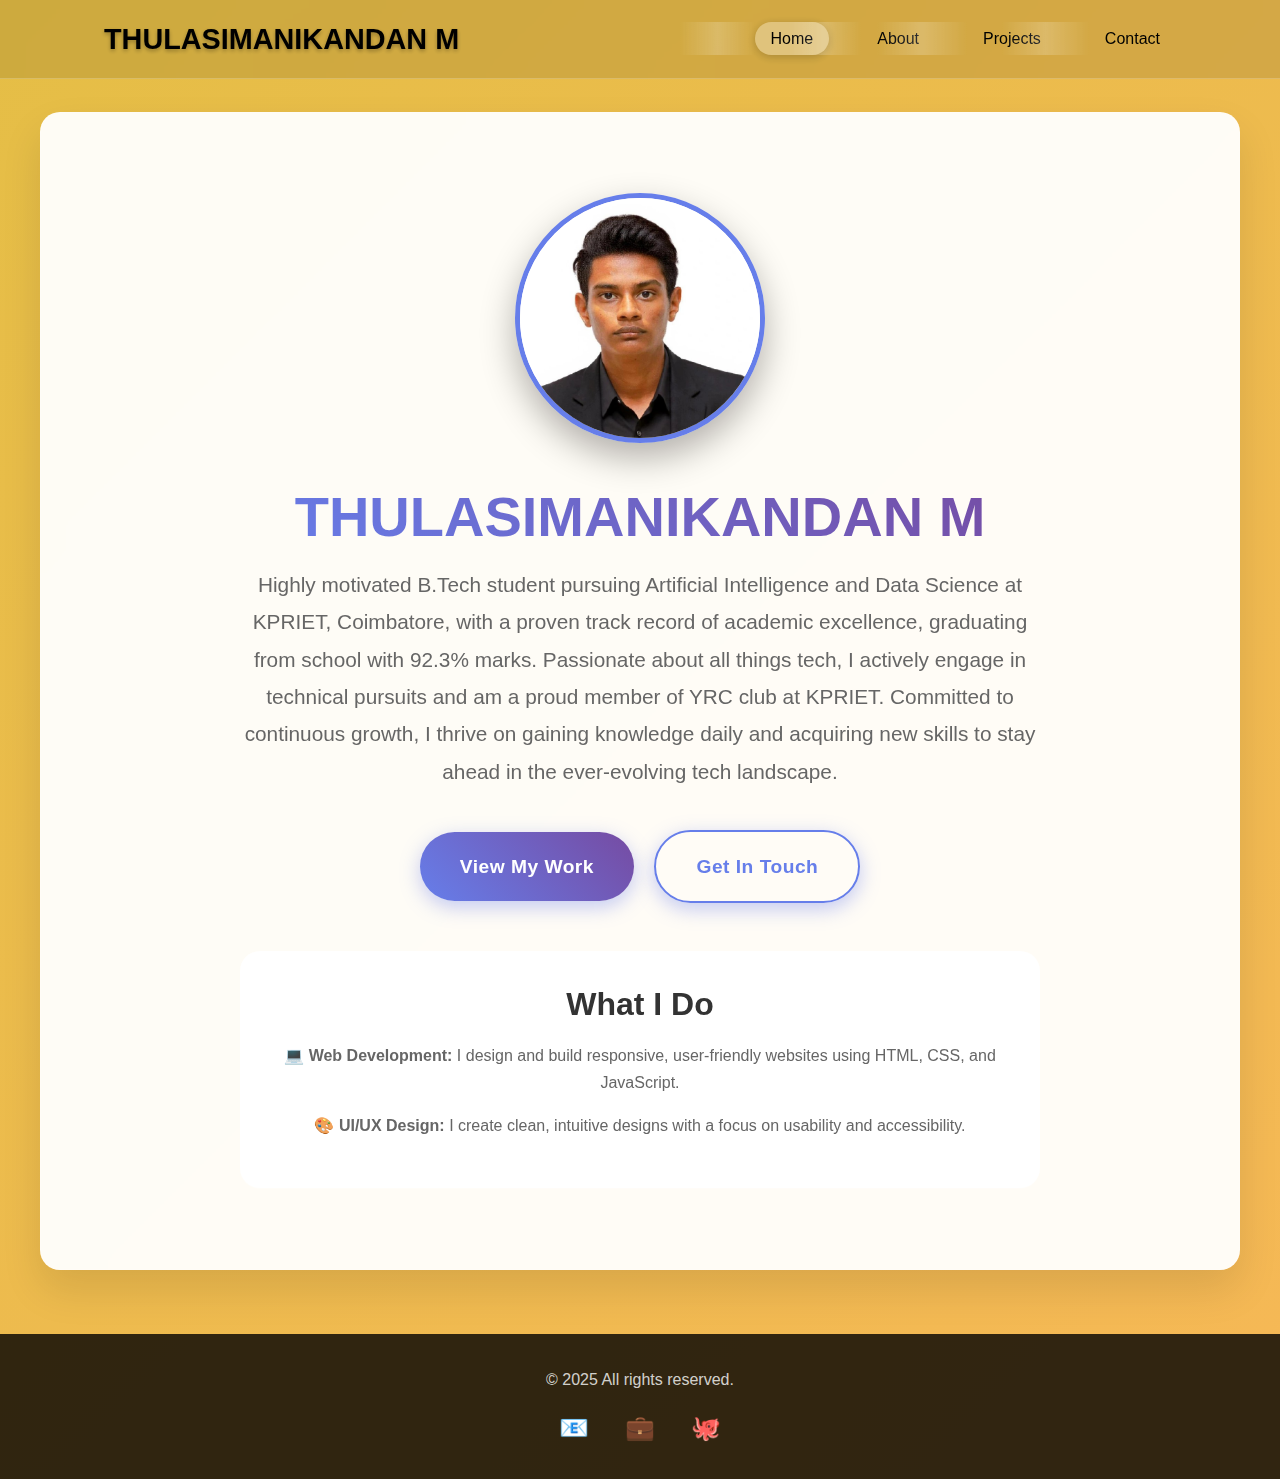
<file: index.html>
<!DOCTYPE html>
<html lang="en">
<head>
    <meta charset="UTF-8">
    <meta name="viewport" content="width=device-width, initial-scale=1.0">
    <title>Portfolio</title>
    
    <!-- External CSS -->
    <link rel="stylesheet" href="styles.css">
    
    <!-- Internal CSS -->
    <style>
        .home-content {
            text-align: center;
            padding: 2rem 0;
            max-width: 800px;
            margin: 0 auto;
        }

        .profile-image {
            width: 250px;
            height: 250px;
            border-radius: 50%;
            object-fit: cover;
            border: 5px solid #667eea;
            box-shadow: 0 15px 35px rgba(0,0,0,0.3);
            margin-bottom: 2rem;
            transition: transform 0.3s ease;
        }

        .profile-image:hover {
            transform: scale(1.05) rotate(5deg);
        }

        .intro h1 {
            font-size: 3.5rem;
            color: #333;
            margin-bottom: 1rem;
            background: linear-gradient(45deg, #667eea, #764ba2);
            background-clip: text;
            -webkit-background-clip: text;
            -webkit-text-fill-color: transparent;
            font-weight: bold;
        }

        .intro p {
            font-size: 1.3rem;
            color: #666;
            margin: 0 auto 2.5rem;
            line-height: 1.8;
        }

        .cta-button {
            background: linear-gradient(45deg, #667eea, #764ba2);
            color: white;
            padding: 1.2rem 2.5rem;
            border: none;
            border-radius: 50px;
            font-size: 1.2rem;
            text-decoration: none;
            display: inline-block;
            transition: all 0.3s ease;
            box-shadow: 0 6px 20px rgba(102, 126, 234, 0.4);
            font-weight: 600;
            letter-spacing: 0.5px;
        }

        .cta-button:hover {
            transform: translateY(-3px);
            box-shadow: 0 10px 30px rgba(102, 126, 234, 0.6);
        }

        .highlight-section {
            background: rgba(255, 255, 255, 0.1);
            backdrop-filter: blur(10px);
            border-radius: 20px;
            padding: 2rem;
            margin-top: 3rem;
            border: 1px solid rgba(255, 255, 255, 0.2);
        }

        .highlight-section h2 {
            color: #333;
            margin-bottom: 1rem;
            font-size: 2rem;
        }
    </style>
</head>
<body>
    <header>
        <nav>
            <a href="index.html" class="logo">THULASIMANIKANDAN M</a>
            <ul class="nav-links">
                <li><a href="index.html" class="active">Home</a></li>
                <li><a href="about.html">About</a></li>
                <li><a href="projects.html">Projects</a></li>
                <li><a href="contact.html">Contact</a></li>
            </ul>
        </nav>
    </header>

    <main>
        <div class="container">
            <div class="home-content">
                <img src="image.jpg" alt="image" class="profile-image">
                
                <div class="intro">
                    <h1>THULASIMANIKANDAN M</h1>
                    <p>Highly motivated B.Tech student pursuing Artificial Intelligence and Data Science at KPRIET, Coimbatore, with a proven track record of academic excellence, graduating from school with 92.3% marks. Passionate about all things tech, I actively engage in technical pursuits and am a proud member of YRC club at KPRIET. Committed to continuous growth, I thrive on gaining knowledge daily and acquiring new skills to stay ahead in the ever-evolving tech landscape.
                    </p>
                    <!-- Inline CSS example -->
                    <a href="projects.html" class="cta-button" style="margin-right: 1rem;">View My Work</a>
                    <a href="contact.html" class="cta-button" style="background: transparent; border: 2px solid #667eea; color: #667eea;">Get In Touch</a>
                </div>

                <div class="highlight-section">
                    <h2>What I Do</h2>
<p>💻 <strong>Web Development:</strong> I design and build responsive, user-friendly websites using HTML, CSS, and JavaScript.</p>
<p>🎨 <strong>UI/UX Design:</strong> I create clean, intuitive designs with a focus on usability and accessibility.</p>

                    
                </div>
            </div>
        </div>
    </main>

    <footer>
        <div class="footer-content">
            <p>&copy; 2025 All rights reserved.</p>
            <div class="social-links">
                <a href="#" title="Email">📧</a>
                <a href="#" title="LinkedIn">💼</a>
                <a href="#" title="GitHub">🐙</a>
            </div>
        </div>
    </footer>
</body>
</html>
</file>
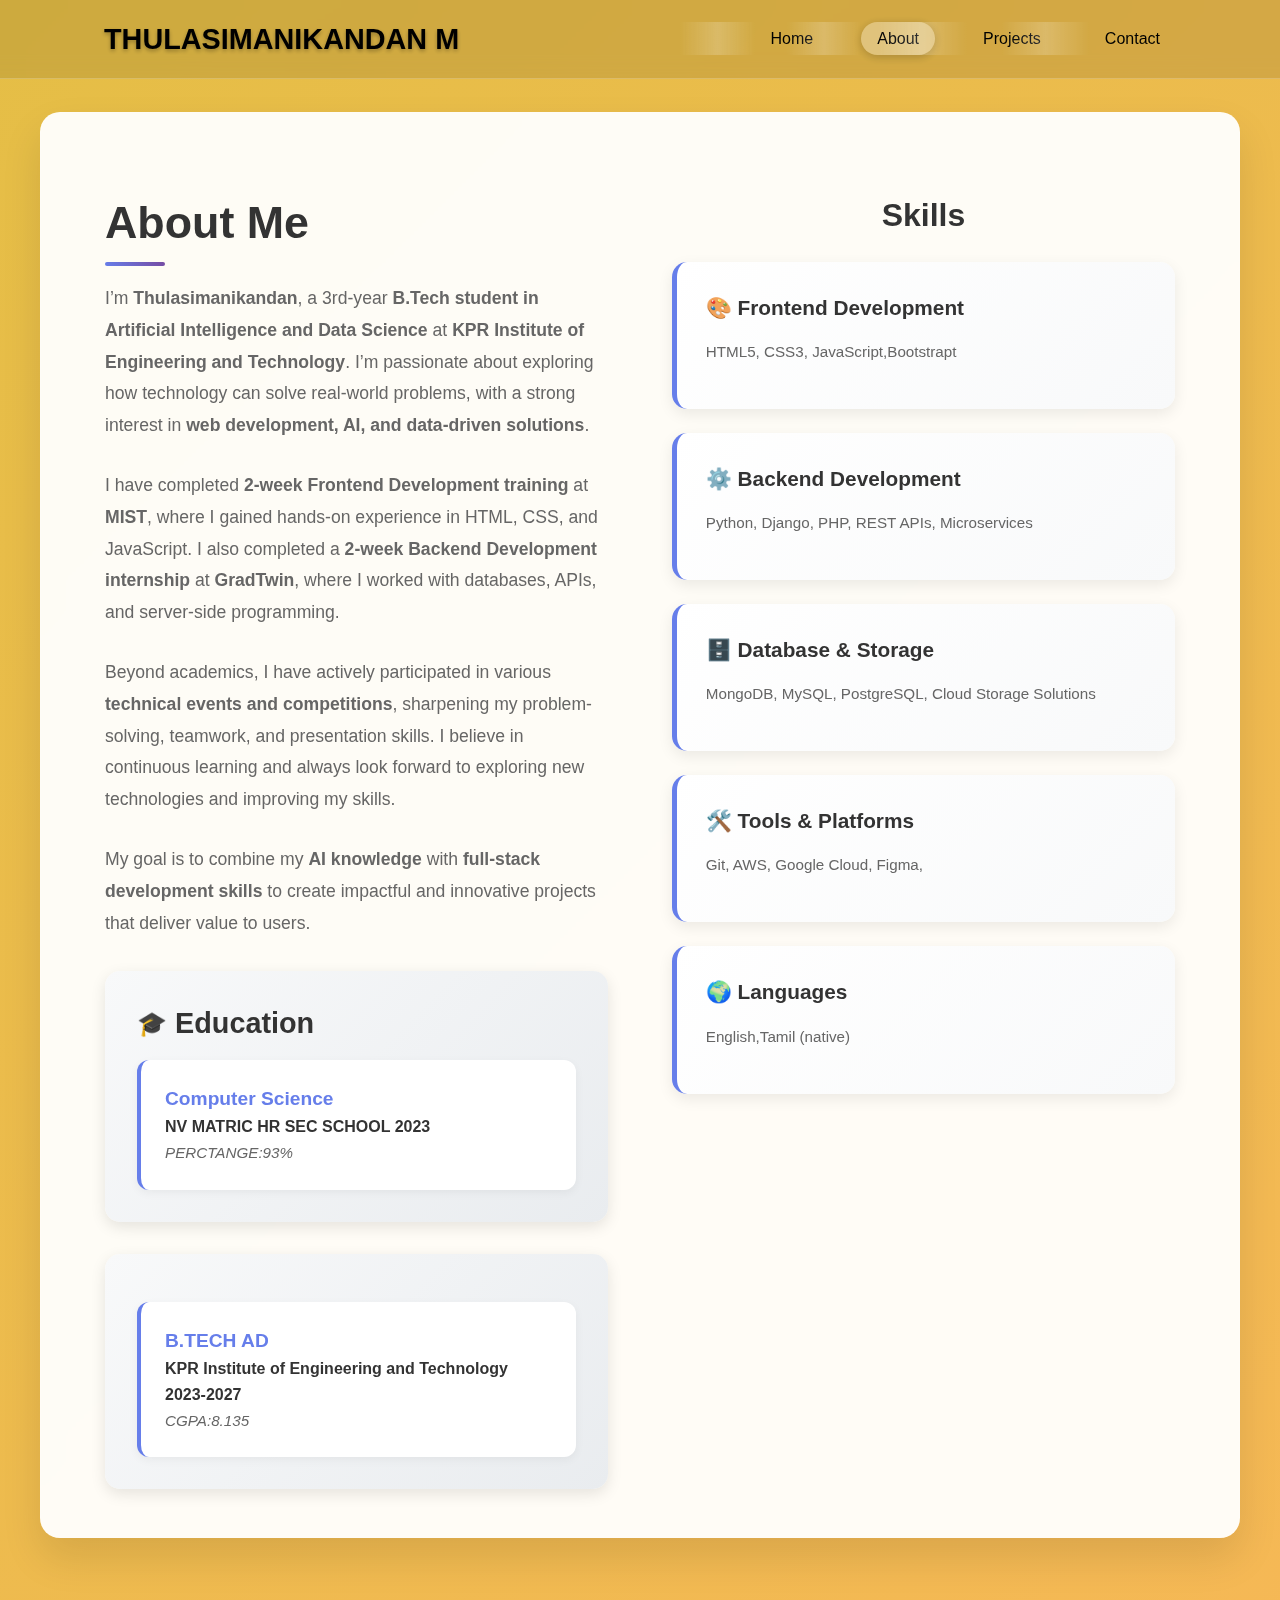
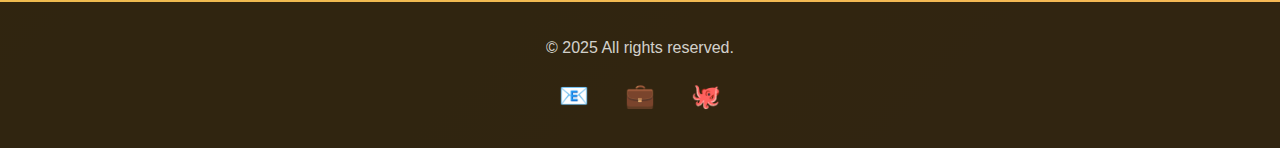
<file: about.html>
<!DOCTYPE html>
<html lang="en">
<head>
    <meta charset="UTF-8">
    <meta name="viewport" content="width=device-width, initial-scale=1.0">
    <title>About</title>
    
    <!-- External CSS -->
    <link rel="stylesheet" href="styles.css">
    
    <!-- Internal CSS -->
    <style>
        .about-content {
            display: grid;
            grid-template-columns: 1fr 1fr;
            gap: 4rem;
            align-items: start;
            margin-top: 2rem;
        }

        .about-text h2 {
            font-size: 2.8rem;
            color: #333;
            margin-bottom: 2rem;
            position: relative;
        }

        .about-text h2::after {
            content: '';
            position: absolute;
            bottom: -15px;
            left: 0;
            width: 60px;
            height: 4px;
            background: linear-gradient(45deg, #667eea, #764ba2);
            border-radius: 2px;
        }

        .about-text p {
            font-size: 1.1rem;
            color: #666;
            margin-bottom: 1.8rem;
            line-height: 1.8;
        }

        .education-section {
            background: linear-gradient(135deg, #f8f9fa 0%, #e9ecef 100%);
            padding: 2rem;
            border-radius: 15px;
            margin-top: 2rem;
            box-shadow: 0 5px 15px rgba(0,0,0,0.1);
        }

        .education-section h3 {
            font-size: 1.8rem;
            color: #333;
            margin-bottom: 1rem;
            display: flex;
            align-items: center;
        }

        .education-section h3::before {
            content: '🎓';
            margin-right: 0.5rem;
            font-size: 1.5rem;
        }

        .education-item {
            background: white;
            padding: 1.5rem;
            border-radius: 12px;
            margin-top: 1rem;
            border-left: 4px solid #667eea;
            box-shadow: 0 3px 10px rgba(0,0,0,0.05);
        }

        .skills-section h3 {
            font-size: 2rem;
            color: #333;
            margin-bottom: 1.5rem;
            text-align: center;
        }

        .skills-grid {
            display: grid;
            grid-template-columns: repeat(auto-fit, minmax(250px, 1fr));
            gap: 1.5rem;
        }

        .skill-category {
            background: linear-gradient(135deg, #fff 0%, #f8f9fa 100%);
            padding: 1.8rem;
            border-radius: 15px;
            border-left: 5px solid #667eea;
            transition: all 0.3s ease;
            box-shadow: 0 5px 15px rgba(0,0,0,0.08);
        }

        .skill-category:hover {
            transform: translateY(-5px);
            box-shadow: 0 15px 30px rgba(0,0,0,0.15);
        }

        .skill-category h4 {
            font-size: 1.3rem;
            color: #333;
            margin-bottom: 1rem;
            font-weight: bold;
        }

        .skill-category p {
            color: #666;
            font-size: 0.95rem;
            line-height: 1.6;
        }

        .interests-section {
            background: linear-gradient(45deg, #667eea, #764ba2);
            color: white;
            padding: 2rem;
            border-radius: 15px;
            margin-top: 2rem;
            text-align: center;
        }

        .interests-section h3 {
            font-size: 1.8rem;
            margin-bottom: 1rem;
        }

        .interests-list {
            display: flex;
            justify-content: space-around;
            flex-wrap: wrap;
            gap: 1rem;
            margin-top: 1rem;
        }

        .interest-item {
            background: rgba(255, 255, 255, 0.2);
            padding: 0.8rem 1.5rem;
            border-radius: 25px;
            font-size: 1rem;
            font-weight: 500;
        }

        @media (max-width: 768px) {
            .about-content {
                grid-template-columns: 1fr;
                gap: 2rem;
            }
            
            .interests-list {
                justify-content: center;
            }
        }
    </style>
</head>
<body>
    <header>
        <nav>
            <a href="index.html" class="logo">THULASIMANIKANDAN M</a>
            <ul class="nav-links">
                <li><a href="home.html">Home</a></li>
                <li><a href="about.html" class="active">About</a></li>
                <li><a href="projects.html">Projects</a></li>
                <li><a href="contact.html">Contact</a></li>
            </ul>
        </nav>
    </header>

    <main>
        <div class="container">
            <div class="about-content">
                <div class="about-text">
                    <h2>About Me</h2>
                    <p>
    I’m <strong>Thulasimanikandan</strong>, a 3rd-year <strong>B.Tech student in Artificial Intelligence and Data Science</strong> at 
    <strong>KPR Institute of Engineering and Technology</strong>. I’m passionate about exploring how technology can solve real-world 
    problems, with a strong interest in <strong>web development, AI, and data-driven solutions</strong>.
</p>
<p>
    I have completed <strong>2-week Frontend Development training</strong> at <strong>MIST</strong>, where I gained hands-on experience 
    in HTML, CSS, and JavaScript. I also completed a <strong>2-week Backend Development internship</strong> at <strong>GradTwin</strong>, 
    where I worked with databases, APIs, and server-side programming.
</p>
<p>
    Beyond academics, I have actively participated in various <strong>technical events and competitions</strong>, sharpening my 
    problem-solving, teamwork, and presentation skills. I believe in continuous learning and always look forward to exploring 
    new technologies and improving my skills.
</p>
<p>
    My goal is to combine my <strong>AI knowledge</strong> with <strong>full-stack development skills</strong> to create impactful and 
    innovative projects that deliver value to users.
</p>
                    <div class="education-section">
                        <h3>Education</h3>
                        <div class="education-item">
                            <strong style="color: #667eea; font-size: 1.2rem;">Computer Science</strong><br>
                            <span style="color: #333; font-weight: 600;">NV MATRIC HR SEC SCHOOL 2023 </span><br>
                            <!-- Inline CSS example -->
                            <em style="color: #666; font-size: 0.95rem;">PERCTANGE:93%</em><br>
                        </div>
                    </div>
                    <div class="education-section">
                        <div class="education-item">
                            <strong style="color: #667eea; font-size: 1.2rem;">B.TECH AD</strong><br>
                            <span style="color: #333; font-weight: 600;">KPR Institute of Engineering and Technology 2023-2027</span><br>
                            <!-- Inline CSS example -->
                            <em style="color: #666; font-size: 0.95rem;">CGPA:8.135</em><br>
                        </div>
                    </div>

                </div>
                
                <div class="skills-section">
                    <h3>Skills </h3>
                    <div class="skills-grid">
                        <div class="skill-category">
                            <h4>🎨 Frontend Development</h4>
                            <p> HTML5, CSS3, JavaScript,Bootstrapt</p>
                        </div>
                        
                        <div class="skill-category">
                            <h4>⚙️ Backend Development</h4>
                            <p> Python, Django, PHP, REST APIs, Microservices</p>
                        </div>
                        
                        <div class="skill-category">
                            <h4>🗄️ Database & Storage</h4>
                            <p>MongoDB, MySQL, PostgreSQL, Cloud Storage Solutions</p>
                        </div>
                        
                        <div class="skill-category">
                            <h4>🛠️ Tools & Platforms</h4>
                            <p>Git, AWS, Google Cloud, Figma, </p>
                        </div>
                        
                        <div class="skill-category">
                            <h4>🌍 Languages</h4>
                            <p>English,Tamil (native)</p>
                        </div>
                    </div>
                </div>
            </div>
        </div>
    </main>

    <footer>
        <div class="footer-content">
            <p>&copy; 2025 All rights reserved.</p>
            <div class="social-links">
                <a href="#" title="Email">📧</a>
                <a href="#" title="LinkedIn">💼</a>
                <a href="#" title="GitHub">🐙</a>
            </div>
        </div>
    </footer>
</body>
</html>
</file>
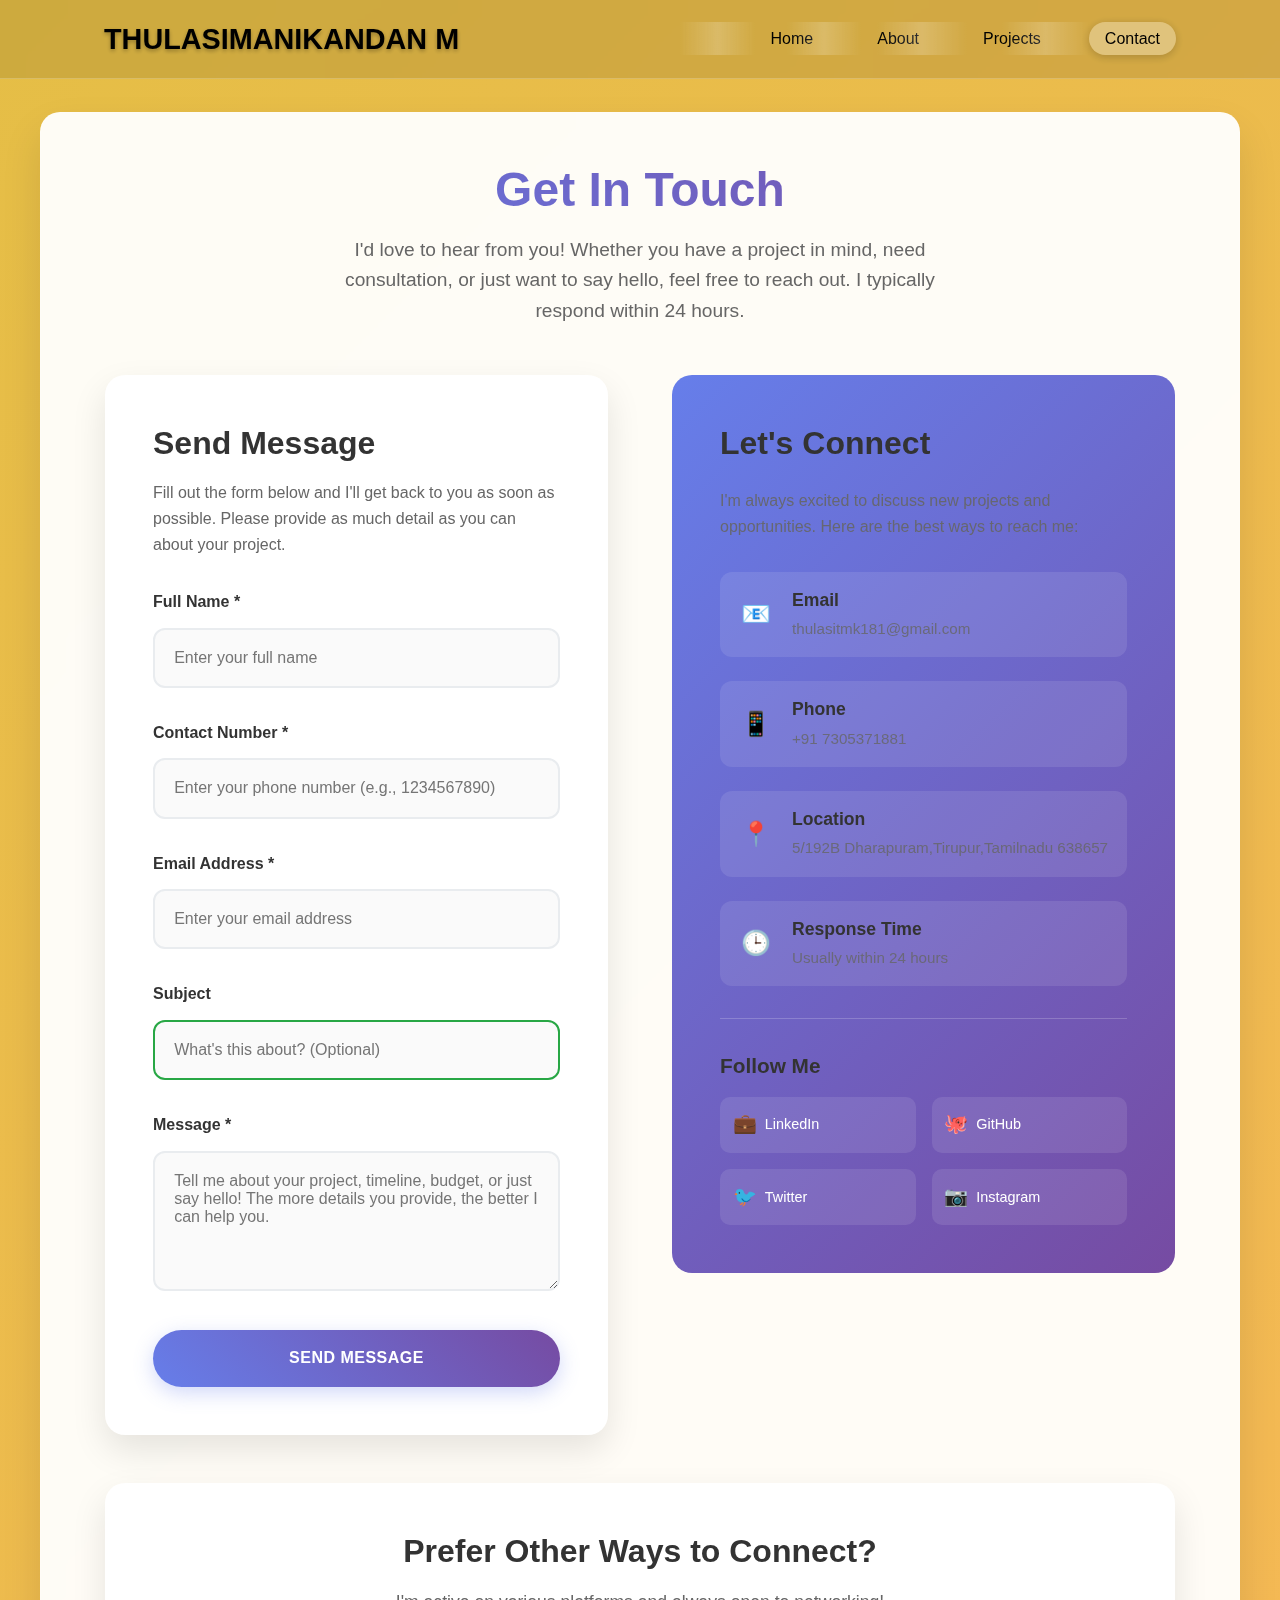
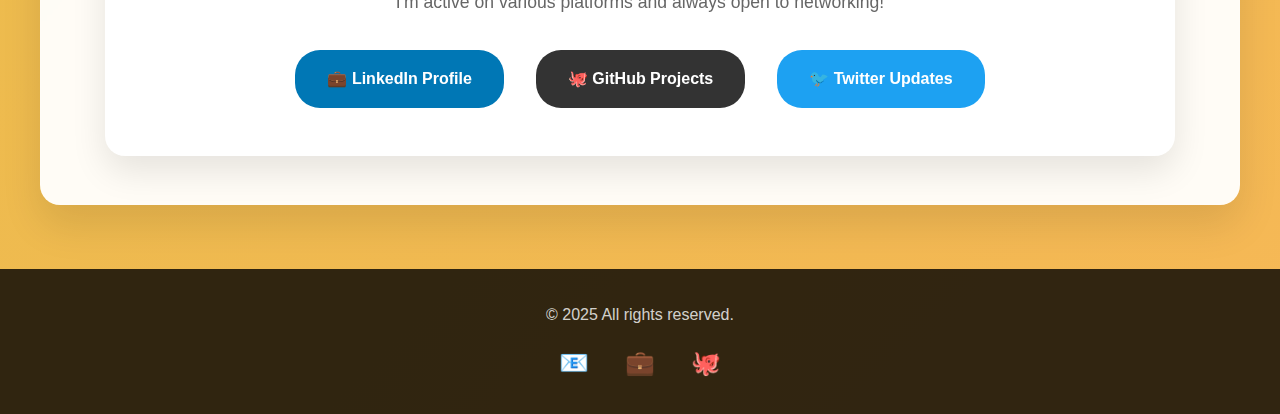
<file: contact.html>
<!DOCTYPE html>
<html lang="en">
<head>
    <meta charset="UTF-8">
    <meta name="viewport" content="width=device-width, initial-scale=1.0">
    <title>Contact - Alex Johnson Portfolio</title>
    
    <!-- External CSS -->
    <link rel="stylesheet" href="styles.css">
    
    <!-- Internal CSS -->
    <style>
        .contact-header {
            text-align: center;
            margin-bottom: 3rem;
        }

        .contact-header h1 {
            font-size: 3rem;
            color: #333;
            margin-bottom: 1rem;
            background: linear-gradient(45deg, #667eea, #764ba2);
            background-clip: text;
            -webkit-background-clip: text;
            -webkit-text-fill-color: transparent;
        }

        .contact-header p {
            font-size: 1.2rem;
            color: #666;
            max-width: 600px;
            margin: 0 auto;
            line-height: 1.6;
        }

        .contact-content {
            display: grid;
            grid-template-columns: 1fr 1fr;
            gap: 4rem;
            align-items: start;
        }

        .contact-form-section {
            background: white;
            padding: 3rem;
            border-radius: 20px;
            box-shadow: 0 15px 35px rgba(0,0,0,0.1);
        }

        .contact-form-section h2 {
            font-size: 2rem;
            color: #333;
            margin-bottom: 1rem;
        }

        .contact-form-section > p {
            color: #666;
            margin-bottom: 2rem;
            line-height: 1.6;
        }

        .form-group {
            margin-bottom: 2rem;
        }

        .form-group label {
            display: block;
            font-weight: bold;
            color: #333;
            margin-bottom: 0.8rem;
            font-size: 1rem;
        }

        .form-group input,
        .form-group textarea {
            width: 100%;
            padding: 1.2rem;
            border: 2px solid #e9ecef;
            border-radius: 12px;
            font-size: 1rem;
            font-family: Arial, sans-serif;
            transition: all 0.3s ease;
            background: #fafafa;
        }

        .form-group input:focus,
        .form-group textarea:focus {
            outline: none;
            border-color: #667eea;
            box-shadow: 0 0 15px rgba(102, 126, 234, 0.2);
            background: white;
            transform: translateY(-2px);
        }

        .form-group input:valid {
            border-color: #28a745;
        }

        .form-group input:invalid:not(:placeholder-shown) {
            border-color: #dc3545;
        }

        .form-group textarea {
            height: 140px;
            resize: vertical;
            min-height: 100px;
        }

        .submit-btn {
            background: linear-gradient(45deg, #667eea, #764ba2);
            color: white;
            padding: 1.2rem 2.5rem;
            border: none;
            border-radius: 50px;
            font-size: 1.1rem;
            font-weight: bold;
            cursor: pointer;
            transition: all 0.3s ease;
            width: 100%;
            letter-spacing: 0.5px;
            box-shadow: 0 6px 20px rgba(102, 126, 234, 0.3);
        }

        .submit-btn:hover {
            transform: translateY(-3px);
            box-shadow: 0 12px 30px rgba(102, 126, 234, 0.4);
        }

        .contact-info {
            background: linear-gradient(135deg, #667eea, #764ba2);
            color: white;
            padding: 3rem;
            border-radius: 20px;
            height: fit-content;
        }

        .contact-info h2 {
            font-size: 2rem;
            margin-bottom: 1.5rem;
        }

        .contact-info p {
            margin-bottom: 2rem;
            opacity: 0.9;
            line-height: 1.6;
        }

        .contact-item {
            display: flex;
            align-items: center;
            margin-bottom: 1.5rem;
            padding: 1rem;
            background: rgba(255, 255, 255, 0.1);
            border-radius: 12px;
            transition: all 0.3s ease;
        }

        .contact-item:hover {
            background: rgba(255, 255, 255, 0.2);
            transform: translateX(5px);
        }

        .contact-icon {
            font-size: 1.5rem;
            margin-right: 1rem;
            width: 40px;
            text-align: center;
        }

        .contact-details h3 {
            font-size: 1.1rem;
            margin-bottom: 0.3rem;
        }

        .contact-details p {
            margin: 0;
            opacity: 0.8;
            font-size: 0.95rem;
        }

        .social-section {
            margin-top: 2rem;
            padding-top: 2rem;
            border-top: 1px solid rgba(255, 255, 255, 0.2);
        }

        .social-section h3 {
            font-size: 1.3rem;
            margin-bottom: 1rem;
        }

        .social-links-grid {
            display: grid;
            grid-template-columns: 1fr 1fr;
            gap: 1rem;
        }

        .social-link {
            display: flex;
            align-items: center;
            padding: 0.8rem;
            background: rgba(255, 255, 255, 0.1);
            border-radius: 10px;
            text-decoration: none;
            color: white;
            transition: all 0.3s ease;
            font-size: 0.9rem;
        }

        .social-link:hover {
            background: rgba(255, 255, 255, 0.2);
            transform: translateY(-2px);
        }

        .social-link span {
            margin-right: 0.5rem;
            font-size: 1.2rem;
        }

        .availability-status {
            background: rgba(40, 167, 69, 0.2);
            color: #28a745;
            padding: 1rem;
            border-radius: 12px;
            margin-top: 2rem;
            text-align: center;
            font-weight: bold;
            border: 1px solid rgba(40, 167, 69, 0.3);
        }

        .availability-status::before {
            content: '🟢';
            margin-right: 0.5rem;
        }

        @media (max-width: 768px) {
            .contact-content {
                grid-template-columns: 1fr;
                gap: 2rem;
            }
            
            .contact-header h1 {
                font-size: 2.2rem;
            }
            
            .contact-form-section,
            .contact-info {
                padding: 2rem;
            }
            
            .social-links-grid {
                grid-template-columns: 1fr;
            }
        }
    </style>
</head>
<body>
    <header>
        <nav>
            <a href="home.html" class="logo">THULASIMANIKANDAN M</a>
            <ul class="nav-links">
                <li><a href="home.html">Home</a></li>
                <li><a href="about.html">About</a></li>
                <li><a href="projects.html">Projects</a></li>
                <li><a href="contact.html" class="active">Contact</a></li>
            </ul>
        </nav>
    </header>

    <main>
        <div class="container">
            <div class="contact-header">
                <h1>Get In Touch</h1>
                <p>I'd love to hear from you! Whether you have a project in mind, need consultation, or just want to say hello, feel free to reach out. I typically respond within 24 hours.</p>
            </div>
            
            <div class="contact-content">
                <div class="contact-form-section">
                    <h2>Send Message</h2>
                    <p>Fill out the form below and I'll get back to you as soon as possible. Please provide as much detail as you can about your project.</p>
                    
                    <form class="contact-form" action="#" method="POST">
                        <div class="form-group">
                            <label for="name">Full Name *</label>
                            <input 
                                type="text" 
                                id="name" 
                                name="name" 
                                required 
                                placeholder="Enter your full name"
                                minlength="2"
                                maxlength="50"
                            >
                        </div>
                        
                        <div class="form-group">
                            <label for="phone">Contact Number *</label>
                            <input 
                                type="tel" 
                                id="phone" 
                                name="phone" 
                                required 
                                placeholder="Enter your phone number (e.g., 1234567890)"
                                pattern="[0-9]{10,15}"
                                title="Please enter a valid phone number (10-15 digits)"
                            >
                        </div>
                        
                        <div class="form-group">
                            <label for="email">Email Address *</label>
                            <input 
                                type="email" 
                                id="email" 
                                name="email" 
                                required 
                                placeholder="Enter your email address"
                                pattern="[a-z0-9._%+-]+@[a-z0-9.-]+\.[a-z]{2,}$"
                                title="Please enter a valid email address"
                            >
                        </div>
                        
                        <div class="form-group">
                            <label for="subject">Subject</label>
                            <input 
                                type="text" 
                                id="subject" 
                                name="subject" 
                                placeholder="What's this about? (Optional)"
                                maxlength="100"
                            >
                        </div>
                        
                        <div class="form-group">
                            <label for="message">Message *</label>
                            <textarea 
                                id="message" 
                                name="message" 
                                required 
                                placeholder="Tell me about your project, timeline, budget, or just say hello! The more details you provide, the better I can help you."
                                minlength="10"
                                maxlength="1000"
                            ></textarea>
                        </div>
                        
                        <!-- Inline CSS example -->
                        <button 
                            type="submit" 
                            class="submit-btn" 
                            style="text-transform: uppercase; font-size: 1rem;"
                        >
                            Send Message
                        </button>
                    </form>
                </div>
                
                <div class="contact-info">
                    <h2>Let's Connect</h2>
                    <p>I'm always excited to discuss new projects and opportunities. Here are the best ways to reach me:</p>
                    
                    <div class="contact-item">
                        <div class="contact-icon">📧</div>
                        <div class="contact-details">
                            <h3>Email</h3>
                            <p>thulasitmk181@gmail.com</p>
                        </div>
                    </div>
                    
                    <div class="contact-item">
                        <div class="contact-icon">📱</div>
                        <div class="contact-details">
                            <h3>Phone</h3>
                            <p>+91 7305371881 </p>
                        </div>
                    </div>
                    
                    <div class="contact-item">
                        <div class="contact-icon">📍</div>
                        <div class="contact-details">
                            <h3>Location</h3>
                            <p>5/192B Dharapuram,Tirupur,Tamilnadu 638657</p>
                        </div>
                    </div>
                    
                    <div class="contact-item">
                        <div class="contact-icon">🕒</div>
                        <div class="contact-details">
                            <h3>Response Time</h3>
                            <p>Usually within 24 hours</p>
                        </div>
                    </div>

                    <div class="social-section">
                        <h3>Follow Me</h3>
                        <div class="social-links-grid">
                            <a href="#" class="social-link">
                                <span>💼</span> LinkedIn
                            </a>
                            <a href="#" class="social-link">
                                <span>🐙</span> GitHub
                            </a>
                            <a href="#" class="social-link">
                                <span>🐦</span> Twitter
                            </a>
                            <a href="#" class="social-link">
                                <span>📷</span> Instagram
                            </a>
                        </div>
                    </div>

                </div>
            </div>

            <!-- Additional Contact Methods -->
            <div style="background: white; border-radius: 20px; padding: 3rem; margin-top: 3rem; box-shadow: 0 15px 35px rgba(0,0,0,0.1); text-align: center;">
                <h2 style="color: #333; margin-bottom: 1rem; font-size: 2rem;">Prefer Other Ways to Connect?</h2>
                <p style="color: #666; margin-bottom: 2rem; font-size: 1.1rem;">I'm active on various platforms and always open to networking!</p>
                
                <div style="display: flex; justify-content: center; gap: 2rem; flex-wrap: wrap;">
                    <a href="#" style="background: #0077b5; color: white; padding: 1rem 2rem; text-decoration: none; border-radius: 25px; font-weight: bold; transition: all 0.3s ease; display: inline-flex; align-items: center; gap: 0.5rem;">
                        💼 LinkedIn Profile
                    </a>
                    <a href="#" style="background: #333; color: white; padding: 1rem 2rem; text-decoration: none; border-radius: 25px; font-weight: bold; transition: all 0.3s ease; display: inline-flex; align-items: center; gap: 0.5rem;">
                        🐙 GitHub Projects
                    </a>
                    <a href="#" style="background: #1da1f2; color: white; padding: 1rem 2rem; text-decoration: none; border-radius: 25px; font-weight: bold; transition: all 0.3s ease; display: inline-flex; align-items: center; gap: 0.5rem;">
                        🐦 Twitter Updates
                    </a>
                </div>
            </div>
        </div>
    </main>

    <footer>
        <div class="footer-content">
            <p>&copy; 2025  All rights reserved.</p>
            <div class="social-links">
                <a href="#" title="Email">📧</a>
                <a href="#" title="LinkedIn">💼</a>
                <a href="#" title="GitHub">🐙</a>
            </div>
        </div>
    </footer>
</body>
</html>
</file>
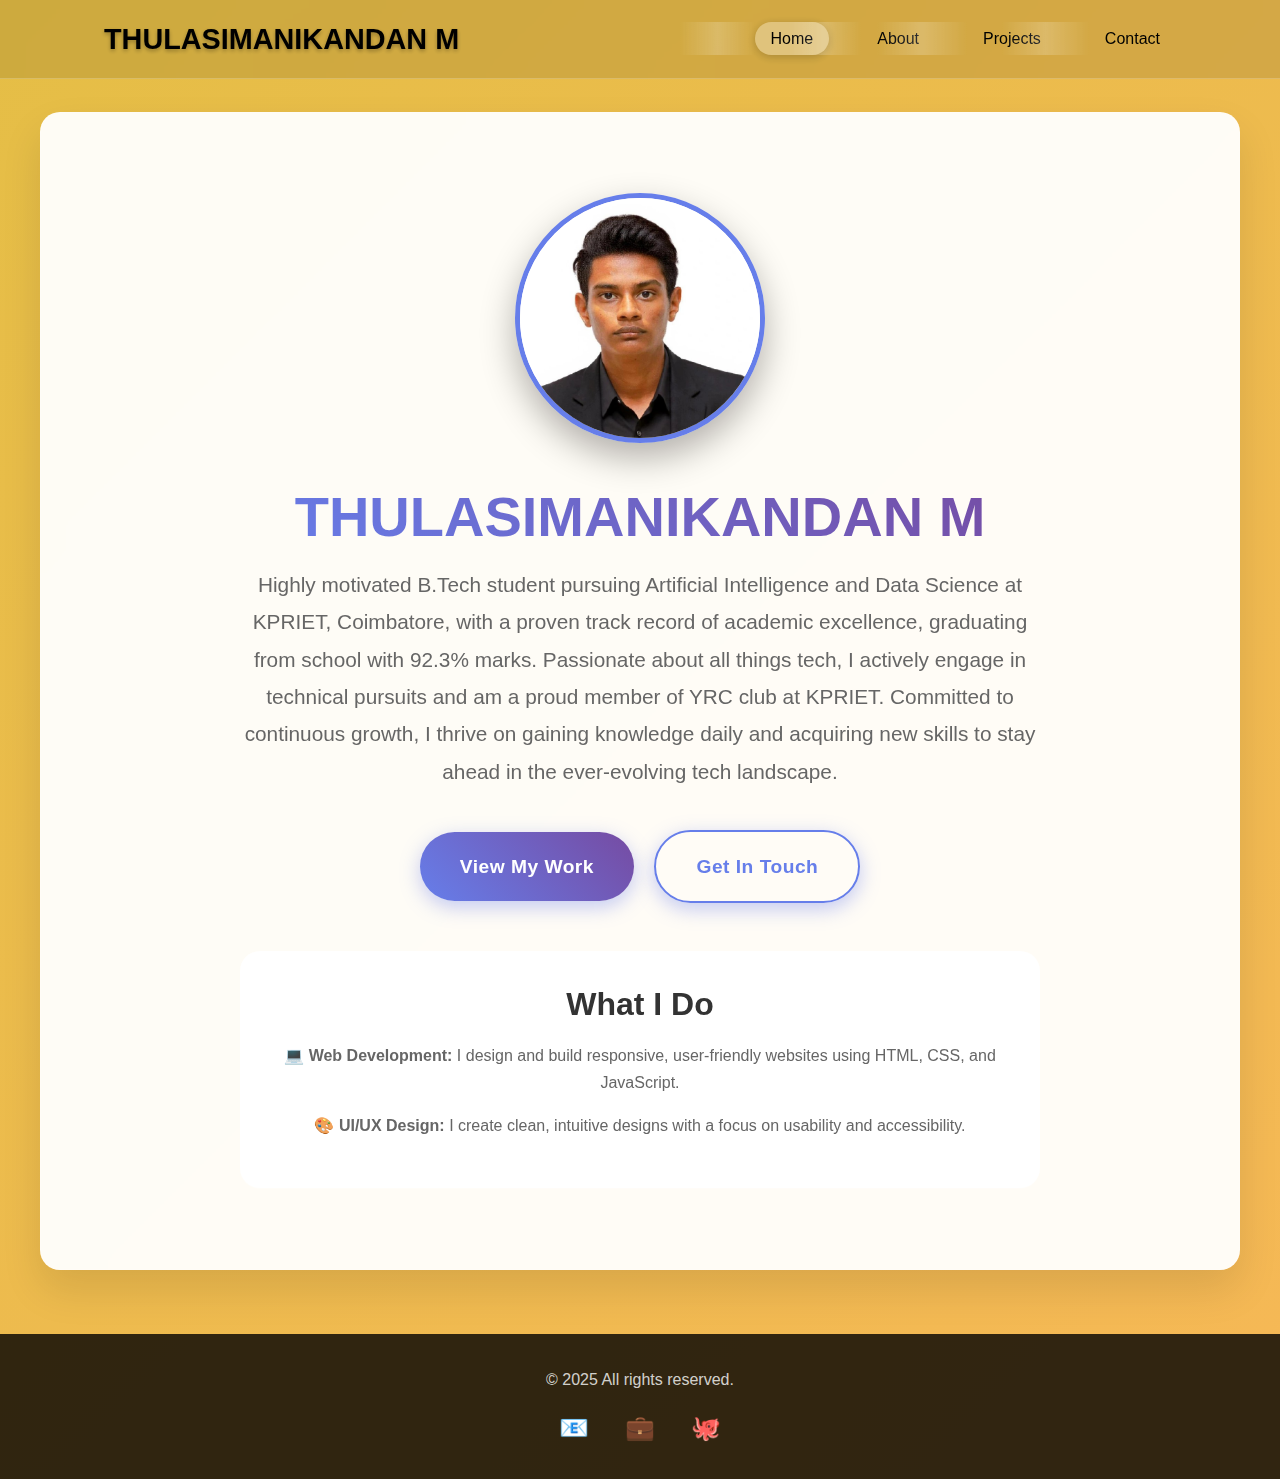
<file: home.html>
<!DOCTYPE html>
<html lang="en">
<head>
    <meta charset="UTF-8">
    <meta name="viewport" content="width=device-width, initial-scale=1.0">
    <title>Portfolio</title>
    
    <!-- External CSS -->
    <link rel="stylesheet" href="styles.css">
    
    <!-- Internal CSS -->
    <style>
        .home-content {
            text-align: center;
            padding: 2rem 0;
            max-width: 800px;
            margin: 0 auto;
        }

        .profile-image {
            width: 250px;
            height: 250px;
            border-radius: 50%;
            object-fit: cover;
            border: 5px solid #667eea;
            box-shadow: 0 15px 35px rgba(0,0,0,0.3);
            margin-bottom: 2rem;
            transition: transform 0.3s ease;
        }

        .profile-image:hover {
            transform: scale(1.05) rotate(5deg);
        }

        .intro h1 {
            font-size: 3.5rem;
            color: #333;
            margin-bottom: 1rem;
            background: linear-gradient(45deg, #667eea, #764ba2);
            background-clip: text;
            -webkit-background-clip: text;
            -webkit-text-fill-color: transparent;
            font-weight: bold;
        }

        .intro p {
            font-size: 1.3rem;
            color: #666;
            margin: 0 auto 2.5rem;
            line-height: 1.8;
        }

        .cta-button {
            background: linear-gradient(45deg, #667eea, #764ba2);
            color: white;
            padding: 1.2rem 2.5rem;
            border: none;
            border-radius: 50px;
            font-size: 1.2rem;
            text-decoration: none;
            display: inline-block;
            transition: all 0.3s ease;
            box-shadow: 0 6px 20px rgba(102, 126, 234, 0.4);
            font-weight: 600;
            letter-spacing: 0.5px;
        }

        .cta-button:hover {
            transform: translateY(-3px);
            box-shadow: 0 10px 30px rgba(102, 126, 234, 0.6);
        }

        .highlight-section {
            background: rgba(255, 255, 255, 0.1);
            backdrop-filter: blur(10px);
            border-radius: 20px;
            padding: 2rem;
            margin-top: 3rem;
            border: 1px solid rgba(255, 255, 255, 0.2);
        }

        .highlight-section h2 {
            color: #333;
            margin-bottom: 1rem;
            font-size: 2rem;
        }
    </style>
</head>
<body>
    <header>
        <nav>
            <a href="home.html" class="logo">THULASIMANIKANDAN M</a>
            <ul class="nav-links">
                <li><a href="home.html" class="active">Home</a></li>
                <li><a href="about.html">About</a></li>
                <li><a href="projects.html">Projects</a></li>
                <li><a href="contact.html">Contact</a></li>
            </ul>
        </nav>
    </header>

    <main>
        <div class="container">
            <div class="home-content">
                <img src="image.jpg" alt="image" class="profile-image">
                
                <div class="intro">
                    <h1>THULASIMANIKANDAN M</h1>
                    <p>Highly motivated B.Tech student pursuing Artificial Intelligence and Data Science at KPRIET, Coimbatore, with a proven track record of academic excellence, graduating from school with 92.3% marks. Passionate about all things tech, I actively engage in technical pursuits and am a proud member of YRC club at KPRIET. Committed to continuous growth, I thrive on gaining knowledge daily and acquiring new skills to stay ahead in the ever-evolving tech landscape.
                    </p>
                    <!-- Inline CSS example -->
                    <a href="projects.html" class="cta-button" style="margin-right: 1rem;">View My Work</a>
                    <a href="contact.html" class="cta-button" style="background: transparent; border: 2px solid #667eea; color: #667eea;">Get In Touch</a>
                </div>

                <div class="highlight-section">
                    <h2>What I Do</h2>
<p>💻 <strong>Web Development:</strong> I design and build responsive, user-friendly websites using HTML, CSS, and JavaScript.</p>
<p>🎨 <strong>UI/UX Design:</strong> I create clean, intuitive designs with a focus on usability and accessibility.</p>

                    
                </div>
            </div>
        </div>
    </main>

    <footer>
        <div class="footer-content">
            <p>&copy; 2025 All rights reserved.</p>
            <div class="social-links">
                <a href="#" title="Email">📧</a>
                <a href="#" title="LinkedIn">💼</a>
                <a href="#" title="GitHub">🐙</a>
            </div>
        </div>
    </footer>
</body>
</html>
</file>
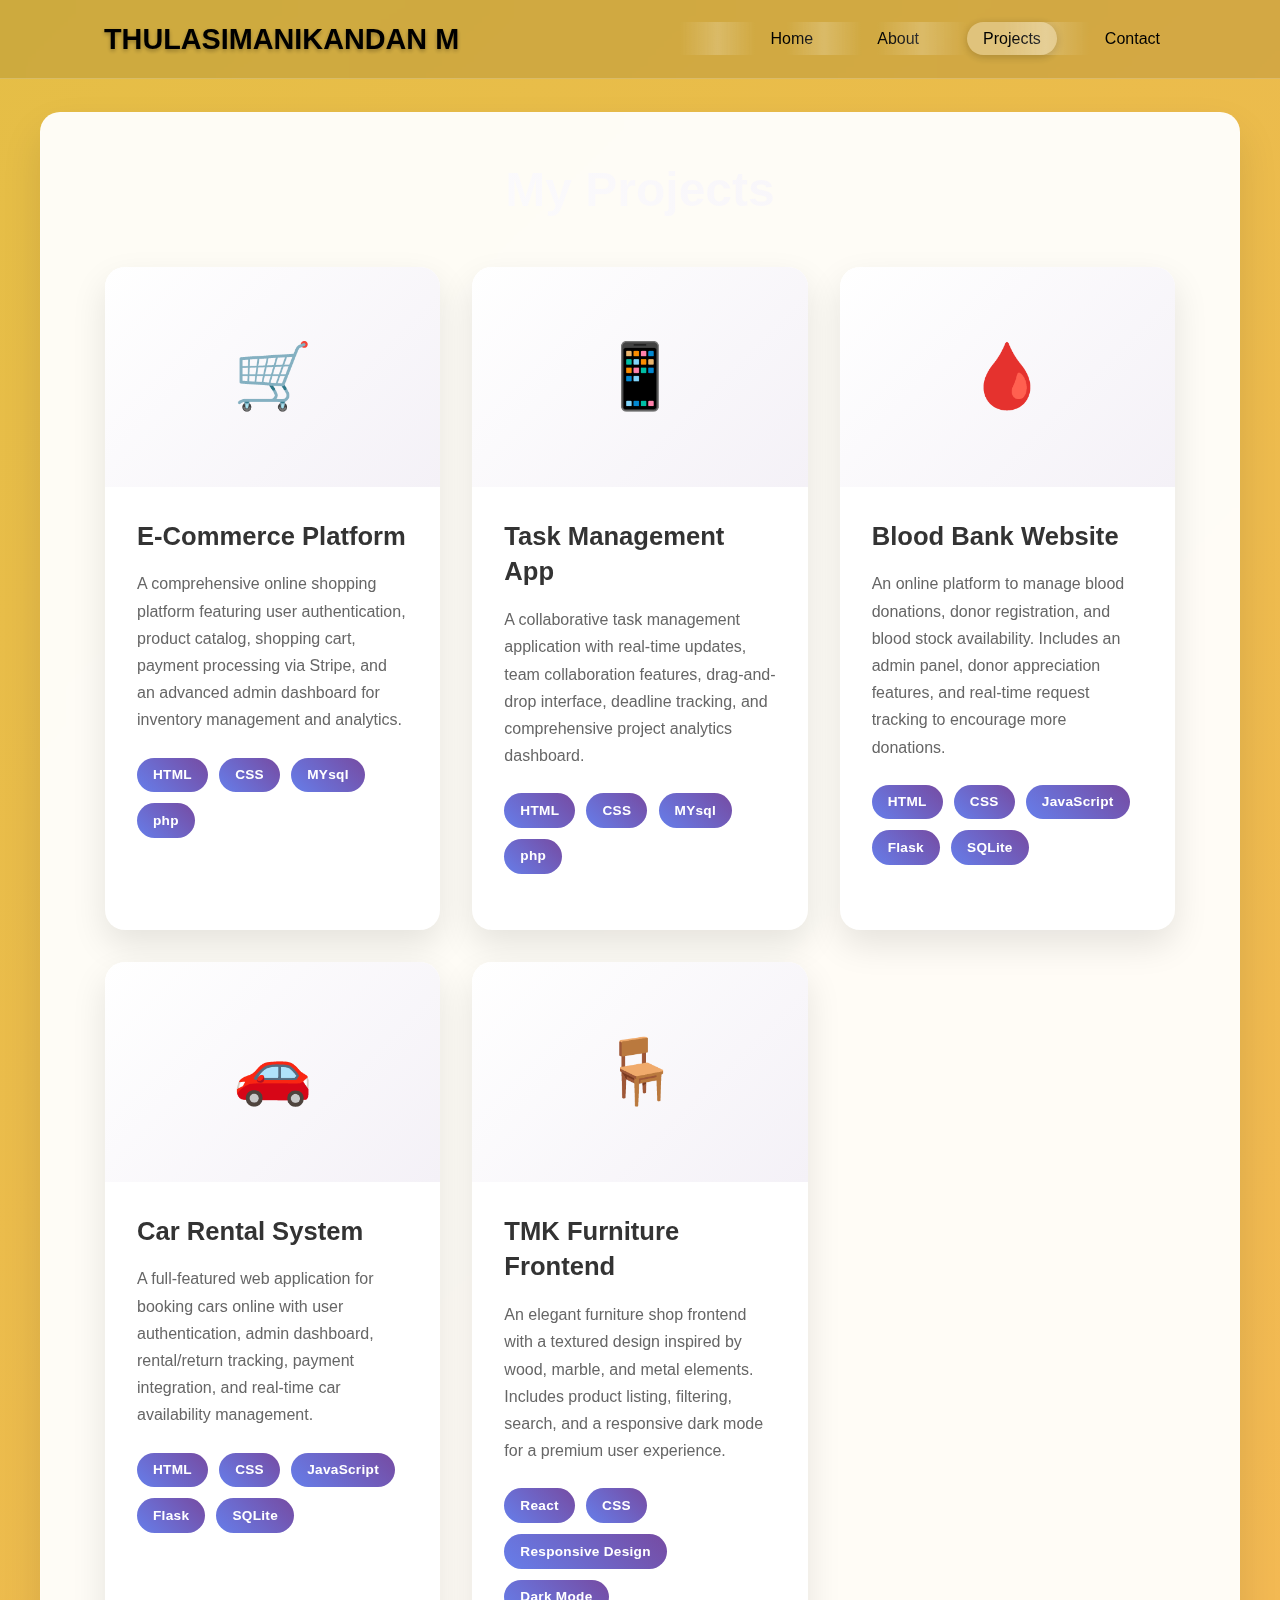
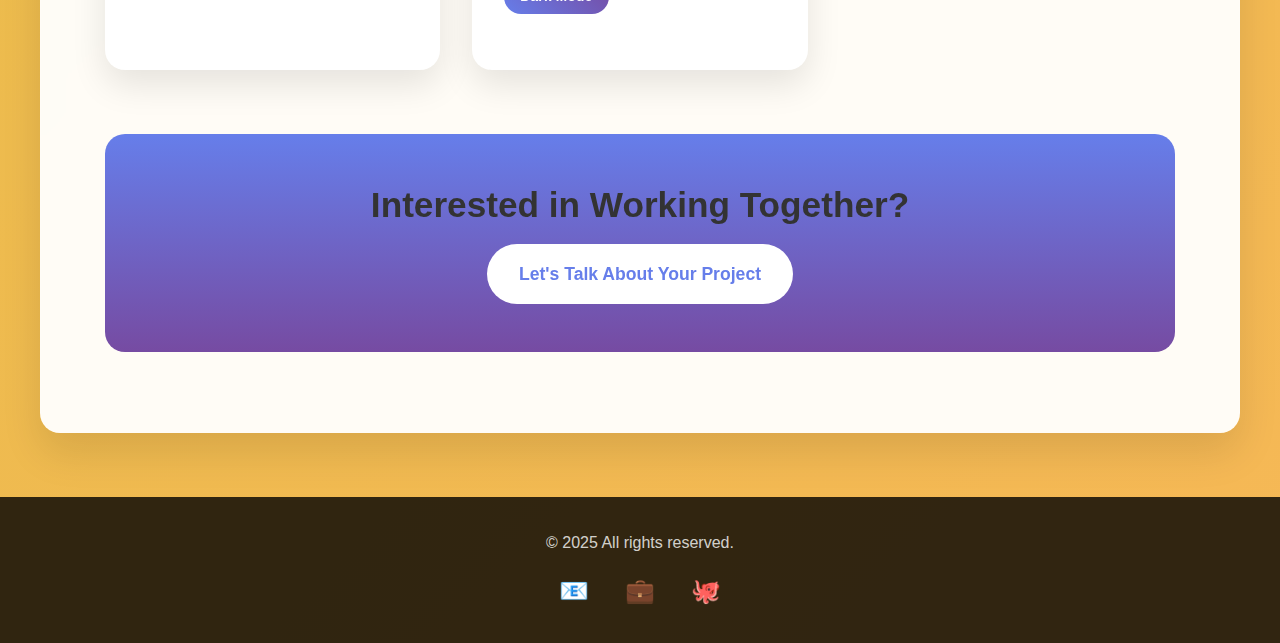
<file: projects.html>
<!DOCTYPE html>
<html lang="en">
<head>
    <meta charset="UTF-8">
    <meta name="viewport" content="width=device-width, initial-scale=1.0">
    <title>Projects </title>
    
    <!-- External CSS -->
    <link rel="stylesheet" href="styles.css">
    
    <!-- Internal CSS -->
    <style>
        .projects-header {
            text-align: center;
            margin-bottom: 3rem;
        }

        .projects-header h1 {
            font-size: 3rem;
            color: #333;
            margin-bottom: 1rem;
            background: linear-gradient(45deg, #ffffff, #f4f1f7);
            background-clip: text;
            -webkit-background-clip: text;
            -webkit-text-fill-color: transparent;
        }

        .projects-header p {
            font-size: 1.2rem;
            color: #666;
            max-width: 600px;
            margin: 0 auto;
            line-height: 1.6;
        }

      .projects-grid {
        display: grid;
    grid-template-columns: repeat(auto-fit, minmax(300px, 1fr));
    gap: 2rem;
    margin-top: 3rem;
}

        .project-card {
            background: white;
            border-radius: 20px;
            overflow: hidden;
            box-shadow: 0 15px 35px rgba(0,0,0,0.1);
            transition: all 0.3s ease;
            position: relative;
        }

        .project-card:hover {
            transform: translateY(-10px);
            box-shadow: 0 25px 50px rgba(0,0,0,0.2);
        }

        .project-image {
            width: 100%;
            height: 220px;
            background: linear-gradient(135deg, #ffffff, #f4f1f7);
            display: flex;
            align-items: center;
            justify-content: center;
            color: white;
            font-size: 4rem;
            position: relative;
            overflow: hidden;
        }

        .project-image::before {
            content: '';
            position: absolute;
            top: 0;
            left: 0;
            right: 0;
            bottom: 0;
            background: linear-gradient(45deg, rgba(102, 126, 234, 0.8), rgba(118, 75, 162, 0.8));
            opacity: 0;
            transition: opacity 0.3s ease;
        }

        .project-card:hover .project-image::before {
            opacity: 1;
        }

        .project-content {
            padding: 2rem;
        }

        .project-content h3 {
            font-size: 1.6rem;
            color: #333;
            margin-bottom: 1rem;
            font-weight: bold;
        }

        .project-content p {
            color: #666;
            margin-bottom: 1.5rem;
            line-height: 1.7;
            font-size: 1rem;
        }

        .tech-stack {
            display: flex;
            flex-wrap: wrap;
            gap: 0.7rem;
            margin-bottom: 1.5rem;
        }

        .tech-tag {
            background: linear-gradient(45deg, #667eea, #764ba2);
            color: white;
            padding: 0.4rem 1rem;
            border-radius: 25px;
            font-size: 0.85rem;
            font-weight: 600;
            letter-spacing: 0.3px;
        }

        .project-links {
            display: flex;
            gap: 1rem;
        }

        .project-link {
            color: #667eea;
            text-decoration: none;
            font-weight: bold;
            padding: 0.5rem 1rem;
            border: 2px solid #667eea;
            border-radius: 25px;
            transition: all 0.3s ease;
            font-size: 0.9rem;
        }

        .project-link:hover {
            background: #667eea;
            color: white;
            transform: translateY(-2px);
        }

        .project-link.demo {
            background: #667eea;
            color: white;
        }

        .project-link.demo:hover {
            background: #764ba2;
            border-color: #764ba2;
        }

        .featured-badge {
            position: absolute;
            top: 1rem;
            right: 1rem;
            background: linear-gradient(45deg, #ff6b6b, #ee5a24);
            color: white;
            padding: 0.3rem 0.8rem;
            border-radius: 15px;
            font-size: 0.8rem;
            font-weight: bold;
            z-index: 10;
        }

        .project-stats {
            display: flex;
            justify-content: space-between;
            margin-top: 1rem;
            padding-top: 1rem;
            border-top: 1px solid #eee;
        }

        .stat-item {
            text-align: center;
        }

        .stat-number {
            font-size: 1.2rem;
            font-weight: bold;
            color: #667eea;
        }

        .stat-label {
            font-size: 0.8rem;
            color: #999;
            text-transform: uppercase;
            letter-spacing: 0.5px;
        }

        @media (max-width: 768px) {
            .projects-grid {
                grid-template-columns: 1fr;
                gap: 2rem;
            }
            
            .projects-header h1 {
                font-size: 2.2rem;
            }
        }
    </style>
</head>
<body>
<header>
        <nav>
            <a href="index.html" class="logo">THULASIMANIKANDAN M</a>
            <ul class="nav-links">
                <li><a href="index.html">Home</a></li>
                <li><a href="about.html">About</a></li>
                <li><a href="projects.html" class="active">Projects</a></li>
                <li><a href="contact.html">Contact</a></li>
            </ul>
        </nav>
</header>

    <main>
        <div class="container">
            <div class="projects-header">
                <h1>My Projects</h1>
            </div>
            
            <div class="projects-grid">
                <!-- Project 1 -->
                <div class="project-card">
                    <div class="project-image">🛒</div>
                    <div class="project-content">
                        <h3>E-Commerce Platform</h3>
                        <p>A comprehensive online shopping platform featuring user authentication, product catalog, shopping cart, payment processing via Stripe, and an advanced admin dashboard for inventory management and analytics.</p>
                        <div class="tech-stack">
                            <span class="tech-tag">HTML</span>
                            <span class="tech-tag">CSS</span>
                            <span class="tech-tag">MYsql</span>
                            <span class="tech-tag">php</span>
                        </div>
                    </div>
                </div> <!-- end project 1 -->

                <!-- Project 2 -->
                <div class="project-card">
                    <div class="project-image">📱</div>
                    <div class="project-content">
                        <h3>Task Management App</h3>
                        <p>A collaborative task management application with real-time updates, team collaboration features, drag-and-drop interface, deadline tracking, and comprehensive project analytics dashboard.</p>
                        <div class="tech-stack">
                            <span class="tech-tag">HTML</span>
                            <span class="tech-tag">CSS</span>
                            <span class="tech-tag">MYsql</span>
                            <span class="tech-tag">php</span>
                        </div>
                    </div>
                </div> <!-- end project 2 -->

                <!-- Project 3: Blood Bank Website -->
                <div class="project-card">
                    <div class="project-image">🩸</div>
                    <div class="project-content">
                        <h3>Blood Bank Website</h3>
                        <p>An online platform to manage blood donations, donor registration, and blood stock availability. Includes an admin panel, donor appreciation features, and real-time request tracking to encourage more donations.</p>
                        <div class="tech-stack">
                            <span class="tech-tag">HTML</span>
                            <span class="tech-tag">CSS</span>
                            <span class="tech-tag">JavaScript</span>
                            <span class="tech-tag">Flask</span>
                            <span class="tech-tag">SQLite</span>
                        </div>
                    </div>
                </div> <!-- end project 3 -->

                <!-- Project 4: Car Rental System -->
                <div class="project-card">
                    <div class="project-image">🚗</div>
                    <div class="project-content">
                        <h3>Car Rental System</h3>
                        <p>A full-featured web application for booking cars online with user authentication, admin dashboard, rental/return tracking, payment integration, and real-time car availability management.</p>
                        <div class="tech-stack">
                            <span class="tech-tag">HTML</span>
                            <span class="tech-tag">CSS</span>
                            <span class="tech-tag">JavaScript</span>
                            <span class="tech-tag">Flask</span>
                            <span class="tech-tag">SQLite</span>
                        </div>
                    </div>
                </div> <!-- end project 4 -->

                <!-- Project 5: TMK Furniture Frontend -->
                <div class="project-card">
                    <div class="project-image">🪑</div>
                    <div class="project-content">
                        <h3>TMK Furniture Frontend</h3>
                        <p>An elegant furniture shop frontend with a textured design inspired by wood, marble, and metal elements. Includes product listing, filtering, search, and a responsive dark mode for a premium user experience.</p>
                        <div class="tech-stack">
                            <span class="tech-tag">React</span>
                            <span class="tech-tag">CSS</span>
                            <span class="tech-tag">Responsive Design</span>
                            <span class="tech-tag">Dark Mode</span>
                        </div>
                    </div>
                </div> <!-- end project 5 -->

            </div> <!-- end projects-grid -->

            <!-- Call to Action Section -->
            <div style="text-align: center; margin: 4rem 0 2rem; padding: 3rem; background: linear-gradient(#667eea, #764ba2); border-radius: 20px; color: white;">
                <h2 style="font-size: 2.2rem; margin-bottom: 1rem;">Interested in Working Together?</h2>
                <a href="contact.html" style="background: white; color: #667eea; padding: 1rem 2rem; text-decoration: none; border-radius: 50px; font-weight: bold; font-size: 1.1rem; transition: all 0.3s ease; display: inline-block;">Let's Talk About Your Project</a>
            </div>
        </div>
    </main>

    <footer>
        <div class="footer-content">
            <p>&copy; 2025 All rights reserved.</p>
            <div class="social-links">
                <a href="#" title="Email">📧</a>
                <a href="#" title="LinkedIn">💼</a>
                <a href="#" title="GitHub">🐙</a>
            </div>
        </div>
    </footer>
</body>
</html>
</file>
<file: styles.css>
/* External CSS - styles.css */

/* Reset and Base Styles */
* {
    margin: 0;
    padding: 0;
    box-sizing: border-box;
}

html {
    scroll-behavior: smooth;
}

body {
    font-family: 'Arial', sans-serif;
    line-height: 1.6;
    color: #333;
    background: linear-gradient(135deg, #e5be46 0%, #f6b856 100%);
    min-height: 100vh;
}

/* Header Styles */
header {
    background: rgba(0, 0, 0, 0.1);
    backdrop-filter: blur(10px);
    border-bottom: 1px solid rgba(255, 255, 255, 0.2);
    position: fixed;
    top: 0;
    width: 100%;
    z-index: 1000;
    transition: all 0.3s ease;
}

nav {
    display: flex;
    justify-content: space-between;
    align-items: center;
    padding: 1rem 5%;
    max-width: 1200px;
    margin: 0 auto;
}

.logo {
    font-size: 1.8rem;
    font-weight: bold;
    color: rgb(0, 0, 0);
    text-decoration: none;
    text-shadow: 0 2px 4px rgba(0,0,0,0.3);
    transition: all 0.3s ease;
}

.logo:hover {
    transform: scale(1.05);
    text-shadow: 0 4px 8px rgba(0,0,0,0.4);
}

.nav-links {
    display: flex;
    list-style: none;
    gap: 2rem;
}

.nav-links a {
    color: rgb(0, 0, 0);
    text-decoration: none;
    font-weight: 500;
    padding: 0.5rem 1rem;
    border-radius: 25px;
    transition: all 0.3s ease;
    position: relative;
    overflow: hidden;
}

.nav-links a::before {
    content: '';
    position: absolute;
    top: 0;
    left: -100%;
    width: 100%;
    height: 100%;
    background: linear-gradient(90deg, transparent, rgba(255,255,255,0.2), transparent);
    transition: left 0.5s;
}

.nav-links a:hover::before {
    left: 100%;
}

.nav-links a:hover {
    background: rgba(255, 255, 255, 0.2);
    transform: translateY(-2px);
    box-shadow: 0 4px 15px rgba(0,0,0,0.2);
}

.nav-links a.active {
    background: rgba(255, 255, 255, 0.3);
    box-shadow: 0 2px 10px rgba(0,0,0,0.2);
}

/* Main Content */
main {
    margin-top: 80px;
    min-height: calc(100vh - 160px);
    padding: 2rem 0;
}

.container {
    max-width: 1200px;
    margin: 0 auto;
    padding: 0 5%;
    background: rgba(255, 255, 255, 0.95);
    border-radius: 20px;
    box-shadow: 0 20px 40px rgba(0,0,0,0.1);
    backdrop-filter: blur(10px);
    border: 1px solid rgba(255, 255, 255, 0.2);
    padding: 3rem 5%;
}

/* Animations */
@keyframes fadeIn {
    from {
        opacity: 0;
        transform: translateY(30px);
    }
    to {
        opacity: 1;
        transform: translateY(0);
    }
}

.container {
    animation: fadeIn 0.8s ease-out;
}

/* Button Styles */
.btn {
    display: inline-block;
    padding: 1rem 2rem;
    border-radius: 50px;
    text-decoration: none;
    font-weight: bold;
    transition: all 0.3s ease;
    cursor: pointer;
    border: none;
    font-size: 1rem;
}

.btn-primary {
    background: linear-gradient(45deg, #667eea, #764ba2);
    color: white;
    box-shadow: 0 4px 15px rgba(102, 126, 234, 0.4);
}

.btn-primary:hover {
    transform: translateY(-3px);
    box-shadow: 0 8px 25px rgba(102, 126, 234, 0.6);
}

.btn-secondary {
    background: transparent;
    color: #667eea;
    border: 2px solid #667eea;
}

.btn-secondary:hover {
    background: #667eea;
    color: white;
    transform: translateY(-3px);
}

/* Card Styles */
.card {
    background: white;
    border-radius: 15px;
    padding: 2rem;
    box-shadow: 0 10px 25px rgba(0,0,0,0.1);
    transition: all 0.3s ease;
}

.card:hover {
    transform: translateY(-5px);
    box-shadow: 0 20px 40px rgba(0,0,0,0.15);
}

/* Typography */
h1, h2, h3, h4, h5, h6 {
    font-weight: bold;
    margin-bottom: 1rem;
    color: #333;
}

h1 {
    font-size: 2.5rem;
    line-height: 1.2;
}

h2 {
    font-size: 2rem;
    line-height: 1.3;
}

h3 {
    font-size: 1.5rem;
    line-height: 1.4;
}

p {
    margin-bottom: 1rem;
    color: #666;
    line-height: 1.7;
}

/* Utility Classes */
.text-center {
    text-align: center;
}

.text-left {
    text-align: left;
}

.text-right {
    text-align: right;
}

.mb-1 { margin-bottom: 0.5rem; }
.mb-2 { margin-bottom: 1rem; }
.mb-3 { margin-bottom: 1.5rem; }
.mb-4 { margin-bottom: 2rem; }

.mt-1 { margin-top: 0.5rem; }
.mt-2 { margin-top: 1rem; }
.mt-3 { margin-top: 1.5rem; }
.mt-4 { margin-top: 2rem; }

.p-1 { padding: 0.5rem; }
.p-2 { padding: 1rem; }
.p-3 { padding: 1.5rem; }
.p-4 { padding: 2rem; }

/* Footer */
footer {
    background: rgba(0, 0, 0, 0.8);
    color: white;
    text-align: center;
    padding: 2rem;
    margin-top: 2rem;
}

.footer-content {
    max-width: 1200px;
    margin: 0 auto;
}

.footer-content p {
    color: rgba(255, 255, 255, 0.8);
    margin-bottom: 1rem;
}

.social-links {
    margin-top: 1rem;
}

.social-links a {
    color: white;
    font-size: 1.5rem;
    margin: 0 1rem;
    transition: all 0.3s ease;
    text-decoration: none;
    display: inline-block;
}

.social-links a:hover {
    color: #667eea;
    transform: translateY(-2px) scale(1.1);
}

/* Loading Animation */
@keyframes pulse {
    0% {
        box-shadow: 0 0 0 0 rgba(102, 126, 234, 0.7);
    }
    70% {
        box-shadow: 0 0 0 10px rgba(102, 126, 234, 0);
    }
    100% {
        box-shadow: 0 0 0 0 rgba(102, 126, 234, 0);
    }
}

.pulse {
    animation: pulse 2s infinite;
}

/* Gradient Text */
.gradient-text {
    background: linear-gradient(45deg, #667eea, #764ba2);
    background-clip: text;
    -webkit-background-clip: text;
    -webkit-text-fill-color: transparent;
}

/* Responsive Design */
@media (max-width: 992px) {
    .container {
        padding: 2rem 3%;
    }
    
    nav {
        padding: 1rem 3%;
    }
}

@media (max-width: 768px) {
    .nav-links {
        gap: 1rem;
    }
    
    .nav-links a {
        padding: 0.3rem 0.8rem;
        font-size: 0.9rem;
    }
    
    .logo {
        font-size: 1.5rem;
    }
    
    main {
        padding: 1rem 0;
    }
    
    .container {
        margin: 1rem;
        padding: 2rem 1.5rem;
        border-radius: 15px;
    }
    
    h1 {
        font-size: 2rem;
    }
    
    h2 {
        font-size: 1.7rem;
    }
    
    h3 {
        font-size: 1.3rem;
    }
}

@media (max-width: 480px) {
    .nav-links {
        flex-direction: column;
        gap: 0.5rem;
        position: absolute;
        top: 100%;
        left: 0;
        right: 0;
        background: rgba(255, 255, 255, 0.95);
        backdrop-filter: blur(10px);
        padding: 1rem;
        border-radius: 0 0 15px 15px;
        box-shadow: 0 5px 15px rgba(0,0,0,0.2);
    }
    
    .nav-links a {
        color: #333;
        width: 100%;
        text-align: center;
        padding: 0.8rem;
        border-radius: 10px;
    }
    
    .nav-links a:hover {
        background: rgba(102, 126, 234, 0.1);
        color: #667eea;
    }
    
    .nav-links a.active {
        background: rgba(102, 126, 234, 0.2);
        color: #667eea;
    }
    
    .container {
        margin: 0.5rem;
        padding: 1.5rem 1rem;
    }
    
    h1 {
        font-size: 1.8rem;
    }
    
    .btn {
        padding: 0.8rem 1.5rem;
        font-size: 0.9rem;
    }
}

/* Custom Scrollbar */
::-webkit-scrollbar {
    width: 8px;
}

::-webkit-scrollbar-track {
    background: #f1f1f1;
    border-radius: 4px;
}

::-webkit-scrollbar-thumb {
    background: linear-gradient(45deg, #667eea, #764ba2);
    border-radius: 4px;
}

::-webkit-scrollbar-thumb:hover {
    background: linear-gradient(45deg, #764ba2, #667eea);
}

/* Selection Styles */
::selection {
    background: rgba(102, 126, 234, 0.3);
    color: #333;
}

::-moz-selection {
    background: rgba(102, 126, 234, 0.3);
    color: #333;
}

/* Focus Styles for Accessibility */
a:focus,
button:focus,
input:focus,
textarea:focus,
select:focus {
    outline: 2px solid #667eea;
    outline-offset: 2px;
}

/* Print Styles */
@media print {
    body {
        background: white;
        color: black;
    }
    
    header {
        position: static;
        background: white;
        border-bottom: 2px solid #333;
    }
    
    .nav-links a {
        color: #333;
    }
    
    .container {
        background: white;
        box-shadow: none;
        border: 1px solid #ccc;
    }
    
    footer {
        background: white;
        color: #333;
        border-top: 2px solid #333;
    }
}
</file>
